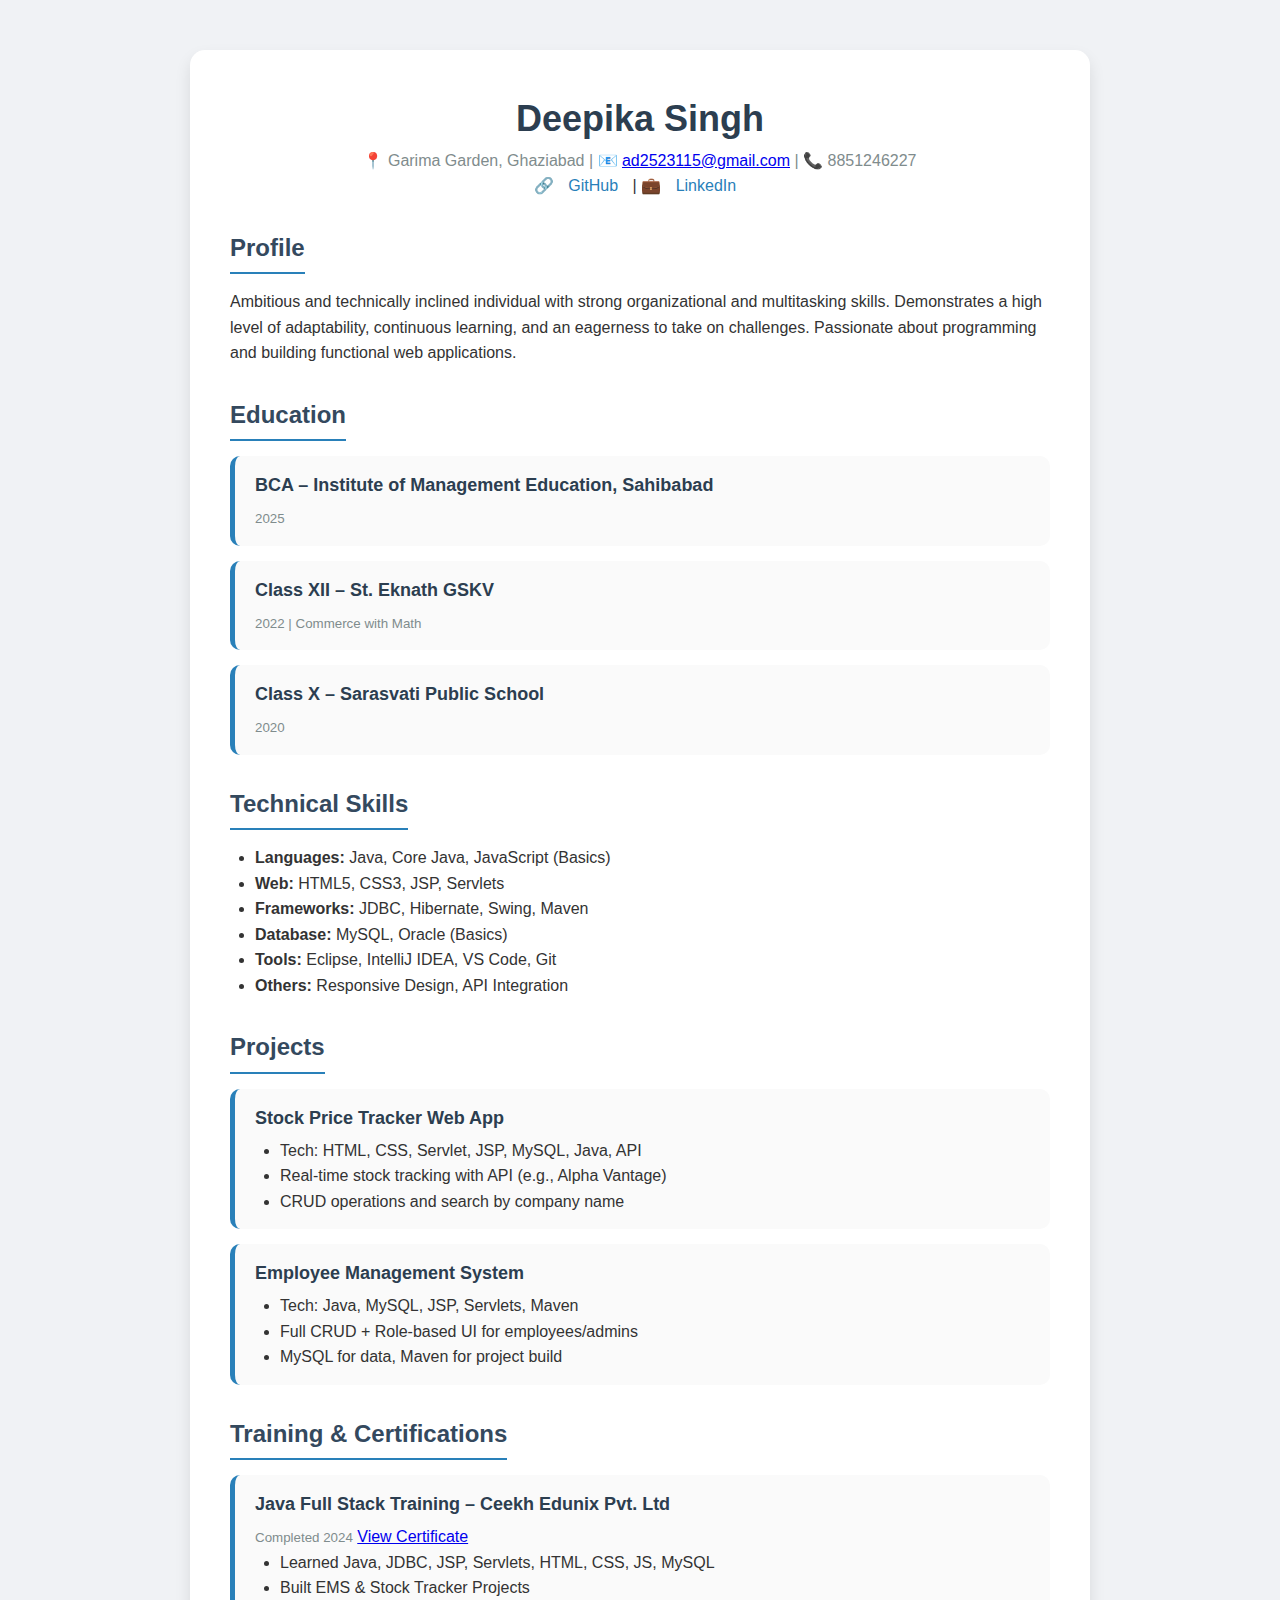
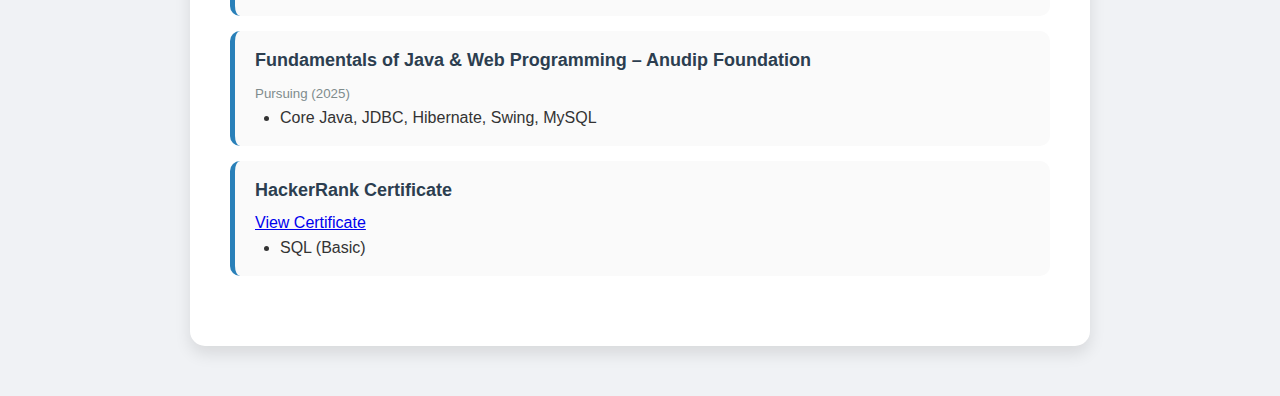
<file: index.html>
<!DOCTYPE html>
<html lang="en">
<head>
  <meta charset="UTF-8">
  <title>Deepika Singh | Resume</title>
  <meta name="viewport" content="width=device-width, initial-scale=1.0">
  <link rel="stylesheet" href="style.css">
    
</head>
<body>
  <div class="container">
    <div class="header">
      <h1>Deepika Singh</h1>
      <p>📍 Garima Garden, Ghaziabad | 📧 <a href="mailto:ad2523115@gmail.com">ad2523115@gmail.com</a> | 📞 8851246227</p>
      <div class="links">
        🔗 <a href="https://github.com/deepika-singh06" target="_blank">GitHub</a> |
        💼 <a href="https://linkedin.com/in/deepika-singh" target="_blank">LinkedIn</a>
      </div>
    </div>

    <div class="section">
      <h2>Profile</h2>
      <p>Ambitious and technically inclined individual with strong organizational and multitasking skills. Demonstrates a high level of adaptability, continuous learning, and an eagerness to take on challenges. Passionate about programming and building functional web applications.</p>
    </div>

    <div class="section">
      <h2>Education</h2>
      <div class="card">
        <h3>BCA – Institute of Management Education, Sahibabad</h3>
        <small>2025</small>
      </div>
      <div class="card">
        <h3>Class XII – St. Eknath GSKV</h3>
        <small>2022 | Commerce with Math</small>
      </div>
      <div class="card">
        <h3>Class X – Sarasvati Public School</h3>
        <small>2020</small>
      </div>
    </div>

    <div class="section">
      <h2>Technical Skills</h2>
      <ul>
        <li><strong>Languages:</strong> Java, Core Java, JavaScript (Basics)</li>
        <li><strong>Web:</strong> HTML5, CSS3, JSP, Servlets</li>
        <li><strong>Frameworks:</strong> JDBC, Hibernate, Swing, Maven</li>
        <li><strong>Database:</strong> MySQL, Oracle (Basics)</li>
        <li><strong>Tools:</strong> Eclipse, IntelliJ IDEA, VS Code, Git</li>
        <li><strong>Others:</strong> Responsive Design, API Integration</li>
      </ul>
    </div>

    <div class="section">
      <h2>Projects</h2>
      <div class="card">
        <h3>Stock Price Tracker Web App</h3>
        <ul>
          <li>Tech: HTML, CSS, Servlet, JSP, MySQL, Java, API</li>
          <li>Real-time stock tracking with API (e.g., Alpha Vantage)</li>
          <li>CRUD operations and search by company name</li>
        </ul>
      </div>
      <div class="card">
        <h3>Employee Management System</h3>
        <ul>
          <li>Tech: Java, MySQL, JSP, Servlets, Maven</li>
          <li>Full CRUD + Role-based UI for employees/admins</li>
          <li>MySQL for data, Maven for project build</li>
        </ul>
      </div>
    </div>

    <div class="section">
      <h2>Training & Certifications</h2>
      <div class="card">
        <h3>Java Full Stack Training – Ceekh Edunix Pvt. Ltd</h3>
        <small>Completed 2024</small> <a href="https://drive.google.com/file/d/139F1eCIBShdxRWabyEHIcsI6yTBbMxDT/view?usp=drivesdk">View Certificate</a>
        <ul>
          <li>Learned Java, JDBC, JSP, Servlets, HTML, CSS, JS, MySQL</li>
          <li>Built EMS & Stock Tracker Projects</li>
        </ul>
      </div>
      <div class="card">
        <h3>Fundamentals of Java & Web Programming – Anudip Foundation</h3>
        <small>Pursuing (2025)</small>
        <ul>
          <li>Core Java, JDBC, Hibernate, Swing, MySQL</li>
        </ul>
      </div>
      <div class="card">
        <h3>HackerRank Certificate</h3><a href="https://www.hackerrank.com/certificates/a271618176cd ">View Certificate</a>
        <ul>
          <li>SQL (Basic)</li>
        </ul>
      </div>
    </div>
  </div>
</body>
</html>
</file>
<file: style.css>
* {
      margin: 0;
      padding: 0;
      box-sizing: border-box;
    }
    body {
      font-family: 'Segoe UI', sans-serif;
      background: #f0f2f5;
      color: #333;
      line-height: 1.6;
    }

    /* Container */
    .container {
      max-width: 900px;
      margin: 50px auto;
      padding: 40px;
      background: #fff;
      border-radius: 15px;
      box-shadow: 0 8px 16px rgba(0,0,0,0.1);
    }

    /* Header */
    .header {
      text-align: center;
      margin-bottom: 30px;
    }

    .header h1 {
      font-size: 36px;
      color: #2c3e50;
    }

    .header p {
      color: #7f8c8d;
      font-size: 16px;
    }

    .links a {
      margin: 0 10px;
      color: #2980b9;
      text-decoration: none;
    }

    .section {
      margin-bottom: 30px;
    }

    .section h2 {
      font-size: 24px;
      color: #34495e;
      margin-bottom: 15px;
      border-bottom: 2px solid #2980b9;
      display: inline-block;
      padding-bottom: 5px;
    }

    ul {
      list-style-type: disc;
      margin-left: 25px;
    }

    .card {
      background: #fafafa;
      border-left: 5px solid #2980b9;
      padding: 15px 20px;
      border-radius: 10px;
      margin-bottom: 15px;
    }

    .card h3 {
      font-size: 18px;
      color: #2c3e50;
      margin-bottom: 5px;
    }

    .card small {
      color: #7f8c8d;
    }

    a:hover {
      text-decoration: underline;
    }

    @media screen and (max-width: 600px) {
      .container {
        padding: 20px;
      }

      .header h1 {
        font-size: 28px;
      }

      .section h2 {
        font-size: 20px;
      }
    }
</file>
